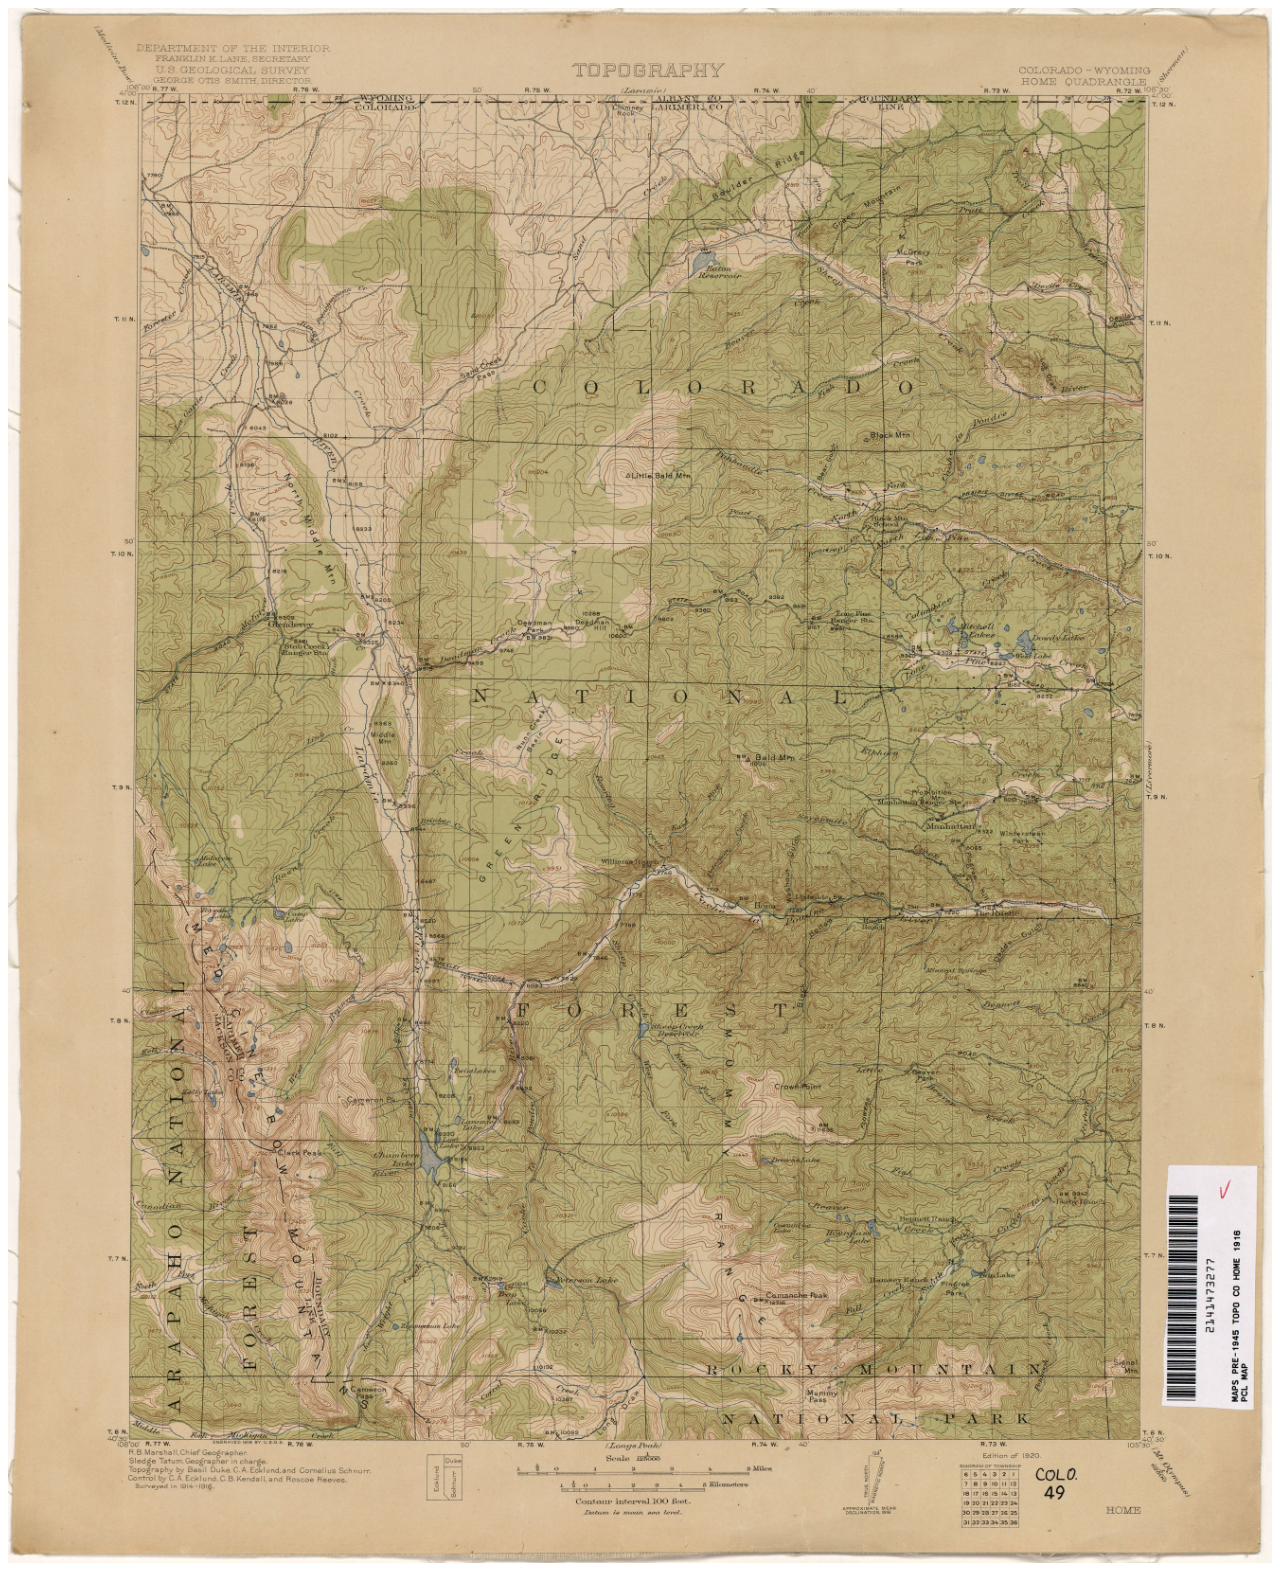
<file: index.html>
<!DOCTYPE html>
<html>
<head>
	<title></title>
	<link rel="stylesheet" type="text/css" href="main.css">
</head>
<body>
	<div class="container" id="container">
		<img src="topo-co.jpg" class="map" id="map">
	</div>

	<script type="text/javascript" src="http://code.jquery.com/jquery-2.0.3.min.js"></script>
	<script type="text/javascript" src="main.js"></script>

</body>
</html>
</file>
<file: main.css>
.container {
	width: 100%;
}
.map {
	width: 100%;
}

.marker {
	position: absolute;
	height: 10px;
	width: 10px;
	background-color: #F7E036;
	border-radius: 100%;
}

.popup {
	background-color: lightgray;
	width: 300px;
	height: 200px;
	text-align: center;
	position: absolute;
}

textarea {
	height: 150px;
	width: 280px;
	margin-top: 10px;
}

.note {
	display: none;
	position: absolute;
	top: 0;
	left: 10px;
	background-color: white;
	padding: 20px;
	width: 250px;
}

.labels {
	background-color: #BB8888;
}

#mydiv {
	width: 200px;
	height: 200px;
}
</file>
